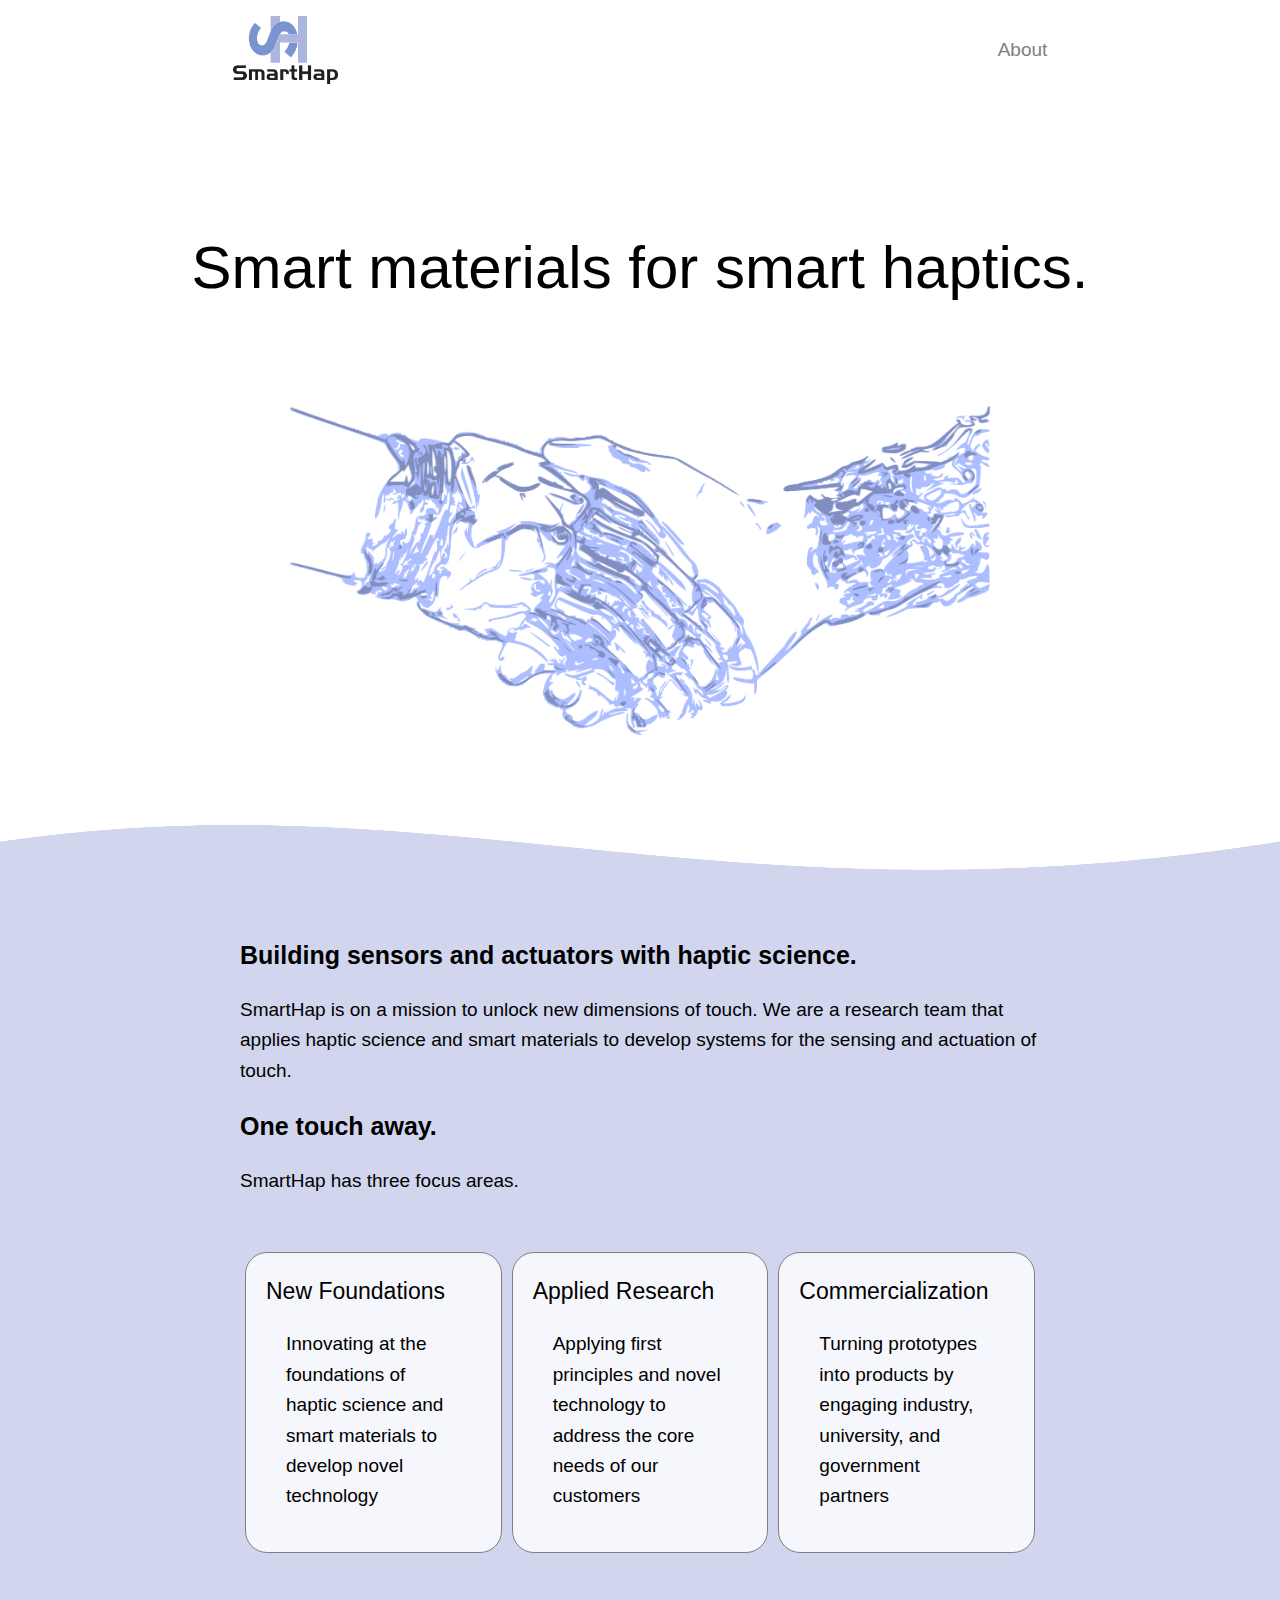
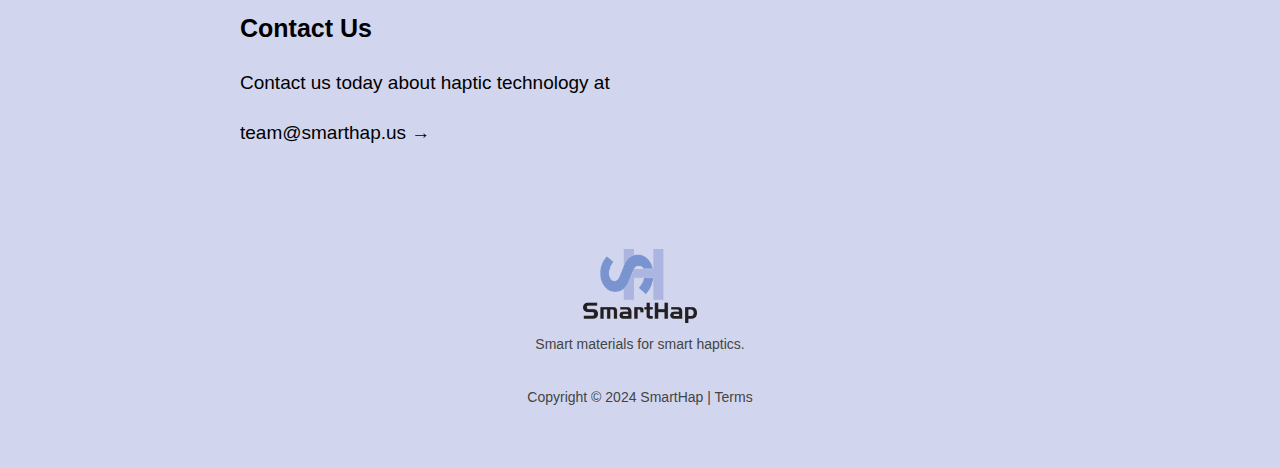
<file: index.html>
<! DOCTYPE html>
<html lang="en">
<head>
    <meta charset="UTF-8">
    <meta name="viewport" content="width=device-width, initial-scale=1.0">
    <meta http-equiv="X-UA-Compatible" content="ie=edge">
    <link rel="stylesheet" href="css/style-home.css">
    <link rel="icon" href="images/sh_icon_new_notext.png">
    <Title>SmartHap</Title>
</head>

<body>

<!-- header -->
<header id="top">
  <div class="header-parent">
      <!-- left side !-->
      <div class="left-buttons">
          <a class="logo" href="index.html" title="Home">
              <img src="images/sh_logo_new.png" alt="Home"/>
          </a>
      </div>
      <!-- responsive spacer -->
      <div class="space"> </div>
      <!-- right side -->
      <div class="right-buttons">
          <a href="#about-link" title="About">About</a>
      </div>
  </div>
</header>

<!-- content -->
<div class="content">

    <!-- showcase -->
    <div id="showcase">
        <div id="slogan">
            <p>Smart materials for smart haptics.</p>
        </div>
        <img src="images/robohandtrace.png" alt="Haptic Technology"/>
    </div>

    <div class="triangle">
        <img src="images/highreswaved1d.png"/>
    </div>

    <!-- main -->
    <div class="main-parent">
        <div id="about-link"></div>
        <div class="main-top"></div>
        <div class="main-text-block">
            <h3>Building sensors and actuators with haptic science.</h3>
            <p>
                SmartHap is on a mission to unlock new dimensions of touch. We are a research team that applies haptic science and smart materials
                to develop systems for the sensing and actuation of touch.
            </p>
            <h3>One touch away.</h3>
            <p>SmartHap has three focus areas.</p>

        <div class="card-container">
            <div class="card">
                <!--<div class="horizontal-line-card"></div>-->
                <div class="cardtitle">
                    <p class="cardtitle">New Foundations</p>
                </div>
                <p>Innovating at the foundations of haptic science and smart materials to develop novel technology</p>
                <!--<div class="horizontal-line-card"></div>-->
            </div>
            <div class="card">
                <!--<div class="horizontal-line-card"></div>-->
                <div class="cardtitle">
                    <p class="cardtitle">Applied Research</p>
                </div>
                <p>Applying first principles and novel technology to address the core needs of our customers</p>
                <!--<div class="horizontal-line-card"></div>-->
            </div>
            <div class="card">
                <!--<div class="horizontal-line-card"></div>-->
                <div class="cardtitle">
                    <p class="cardtitle">Commercialization</p>
                </div>
                <p>Turning prototypes into products by engaging industry, university, and government partners</p>
                <!--<div class="horizontal-line-card"></div>-->
            </div>
        </div>
            <h3>Contact Us</h3>
            <!--<div class="card-container">
                <div class="card">-->
                    <p>Contact us today about haptic technology at</p>
                    <!--<p>contact@smarthap.us</p>-->
                    <div class="contact">
                      <a href="mailto:team@smarthap.us">team@smarthap.us &rarr;</a>
                    </div>
                <!--</div>
            </div>-->
        </div>
        <div class="main-bottom"></div>
    </div>
</div>

<!-- legal footer -->
<div id="legalfooter">
    <a class="logo-footer" href="index.html" title="SmartHap">
        <img src="images/sh_logo_new.png" alt="SmartHap"/>
    </a>
    <p>Smart materials for smart haptics.</p>
    <p>Copyright &copy 2024 SmartHap | <a href="terms.html">Terms</a></p>
</div>

</body>
</html>
</file>
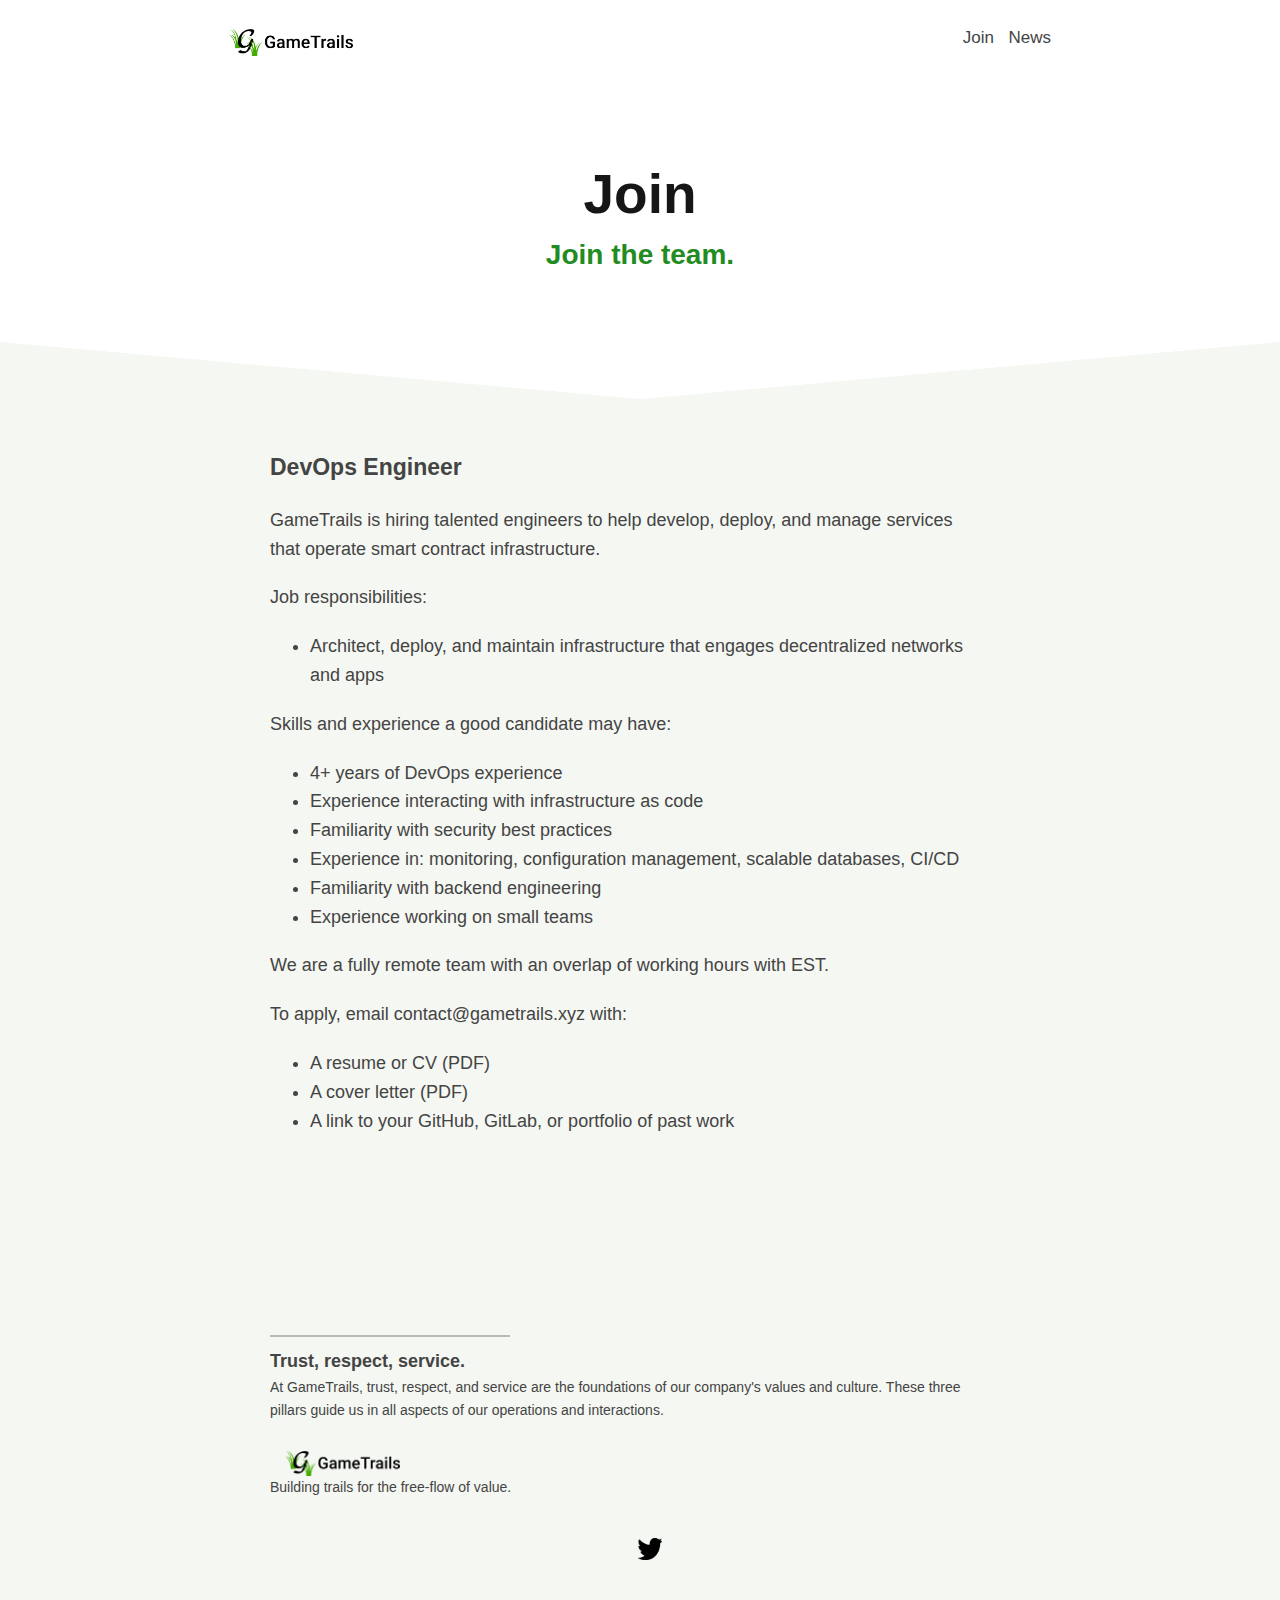
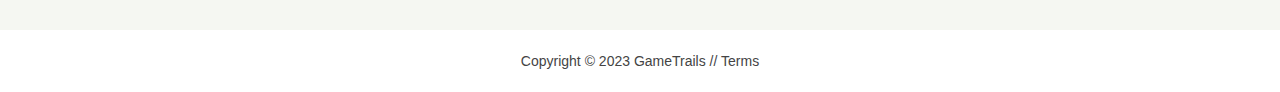
<file: devops.html>
<! DOCTYPE html>
<html lang="en">
<head>
    <meta charset="UTF-8">
    <meta name="viewport" content="width=device-width, initial-scale=1.0">
    <meta http-equiv="X-UA-Compatible" content="ie=edge">
    <link rel="stylesheet" href="css/style-simple.css">
    <link rel="icon" href="images/path4092.png">
    <Title>GameTrails</Title>
</head>

<body>

<!-- header -->
<header id="top">
  <div class="header-parent">
      <!-- left side !-->
      <div class="left-buttons">
          <a class="logo-text" href="index.html" title="Home">
              <img src="images/logo-w-text.png" alt="Home"/>
          </a>
      </div>
      <!-- responsive spacer -->
      <div class="space"> </div>
      <!-- right side -->
      <div class="right-buttons">
          <a href="join.html" title="Join">Join</a>
          <a href="news.html" title="News">News</a>
      </div>
  </div>
</header>

<!-- content -->
<div id="content">
    <!-- showcase -->
    <div id="showcase">
        <h1>Join</h1>
        <div id="slogan">
            <h2>Join the team.</h2>
        </div>
    </div>
    <!-- main -->
    <div class="main-parent">
        <div class="triangle">
            <img src="images/path1274.png"/>
        </div>
        <div class="main-top"></div>
        <div class="main-text-block">
            <h3>DevOps Engineer</h3>
            <p>
                GameTrails is hiring talented engineers to help develop, deploy, and manage services that operate
                smart contract infrastructure.
            </p>
            <p>
                Job responsibilities:
                <ul>
                    <li>Architect, deploy, and maintain infrastructure that engages decentralized networks and apps</li>
                </ul>
            </p>
            <p>
                Skills and experience a good candidate may have:
                <ul>
                    <li>4+ years of DevOps experience</li>
                    <li>Experience interacting with infrastructure as code</li>
                    <li>Familiarity with security best practices</li>
                    <li>Experience in: monitoring, configuration management, scalable databases, CI/CD</li>
                    <li>Familiarity with backend engineering</li>
                    <li>Experience working on small teams</li>
                </ul>
            </p>
            <p> We are a fully remote team with an overlap of working hours with EST.</p>
            <p> To apply, email contact@gametrails.xyz with:
              <ul>
                    <li>A resume or CV (PDF)</li>
                    <li>A cover letter (PDF)</li>
                    <li>A link to your GitHub, GitLab, or portfolio of past work</li>
              </ul>
            <div class="vertical-spacer"></div>
        <div id="footer-header">
            <div class="line"></div>
            <h3>Trust, respect, service.</h3>
            <p>At GameTrails, trust, respect, and service are the foundations of our company's values and culture. These three pillars guide us in all aspects of our operations and interactions.</p>
            <a class="logo-footer" href="index.html" title="Social">
                <img src="images/logo-w-text.png" alt="Social"/>
            </a>
            <p>Building trails for the free-flow of value.</p>
            <div class="footer">
                <a class="twitter" href="index.html" title="Social">
                    <img src="images/twitter-logo.png" alt="Social"/>
                </a>
            </div>
        </div>
        <div class="main-bottom"></div>
    </div>
</div>

<!-- legal footer -->
<div id="legalfooter">
    <p>Copyright &copy 2023 GameTrails // <a href="terms.html">Terms</a></p>
</div>

</body>
</html>
</file>
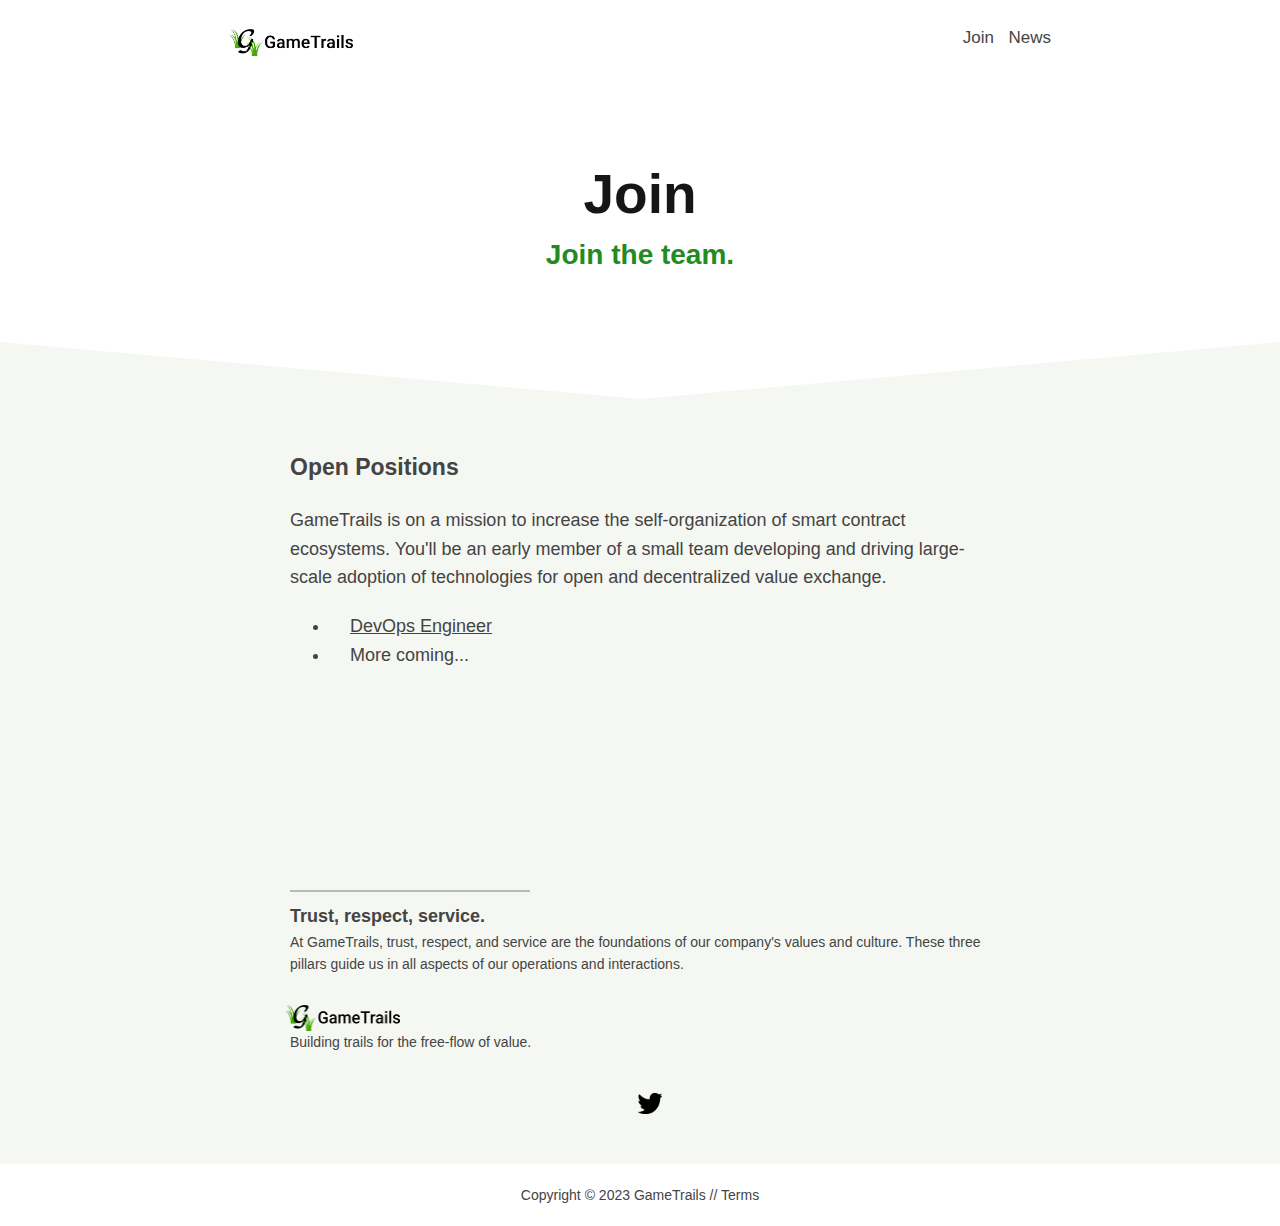
<file: join.html>
<! DOCTYPE html>
<html lang="en">
<head>
    <meta charset="UTF-8">
    <meta name="viewport" content="width=device-width, initial-scale=1.0">
    <meta http-equiv="X-UA-Compatible" content="ie=edge">
    <link rel="stylesheet" href="css/style-simple.css">
    <link rel="icon" href="images/path4092.png">
    <Title>GameTrails</Title>
</head>

<body>

<!-- header -->
<header id="top">
  <div class="header-parent">
      <!-- left side !-->
      <div class="left-buttons">
          <a class="logo-text" href="index.html" title="Home">
              <img src="images/logo-w-text.png" alt="Home"/>
              <!--<span><b>GameTrails</b></span>-->
          </a>
      </div>
      <!-- responsive spacer -->
      <div class="space"> </div>
      <!-- right side -->
      <div class="right-buttons">
          <a href="join.html" title="Join">Join</a>
          <!--<a href="products.html" title="Products">Products</a>-->
          <a href="news.html" title="News">News</a>
      </div>
  </div>
</header>

<!-- content -->
<div id="content">
    <!-- showcase -->
    <div id="showcase">
        <h1>Join</h1>
        <div id="slogan">
            <h2>Join the team.</h2>
        </div>
    </div>
    <!-- main -->
    <div class="main-parent">
        <div class="triangle">
            <img src="images/path1274.png"/>
        </div>
        <div class="main-top"></div>
        <div class="main-text-block">
            <h3>Open Positions</h3>
            <p>
                GameTrails is on a mission to increase the self-organization of smart contract ecosystems.
                You'll be an early member of a small team developing and driving large-scale adoption of technologies
                for open and decentralized value exchange.
            </p>
            <ul>
                <li><a href="devops.html">DevOps Engineer</a></li>
                <li><p>More coming...</p></li>
            </ul>
        </div>
        <div class="vertical-spacer"></div>
        <div id="footer-header">
            <div class="line"></div>
            <h3>Trust, respect, service.</h3>
            <p>At GameTrails, trust, respect, and service are the foundations of our company's values and culture. These three pillars guide us in all aspects of our operations and interactions.</p>
            <a class="logo-footer" href="index.html" title="Social">
                <img src="images/logo-w-text.png" alt="Social"/>
            </a>
            <p>Building trails for the free-flow of value.</p>
            <div class="footer">
                <a class="twitter" href="index.html" title="Social">
                    <img src="images/twitter-logo.png" alt="Social"/>
                </a>
            </div>
        </div>
        <div class="main-bottom"></div>
    </div>
</div>

<!-- legal footer -->
<div id="legalfooter">
    <p>Copyright &copy 2023 GameTrails // <a href="terms.html">Terms</a></p>
</div>

</body>
</html>
</file>
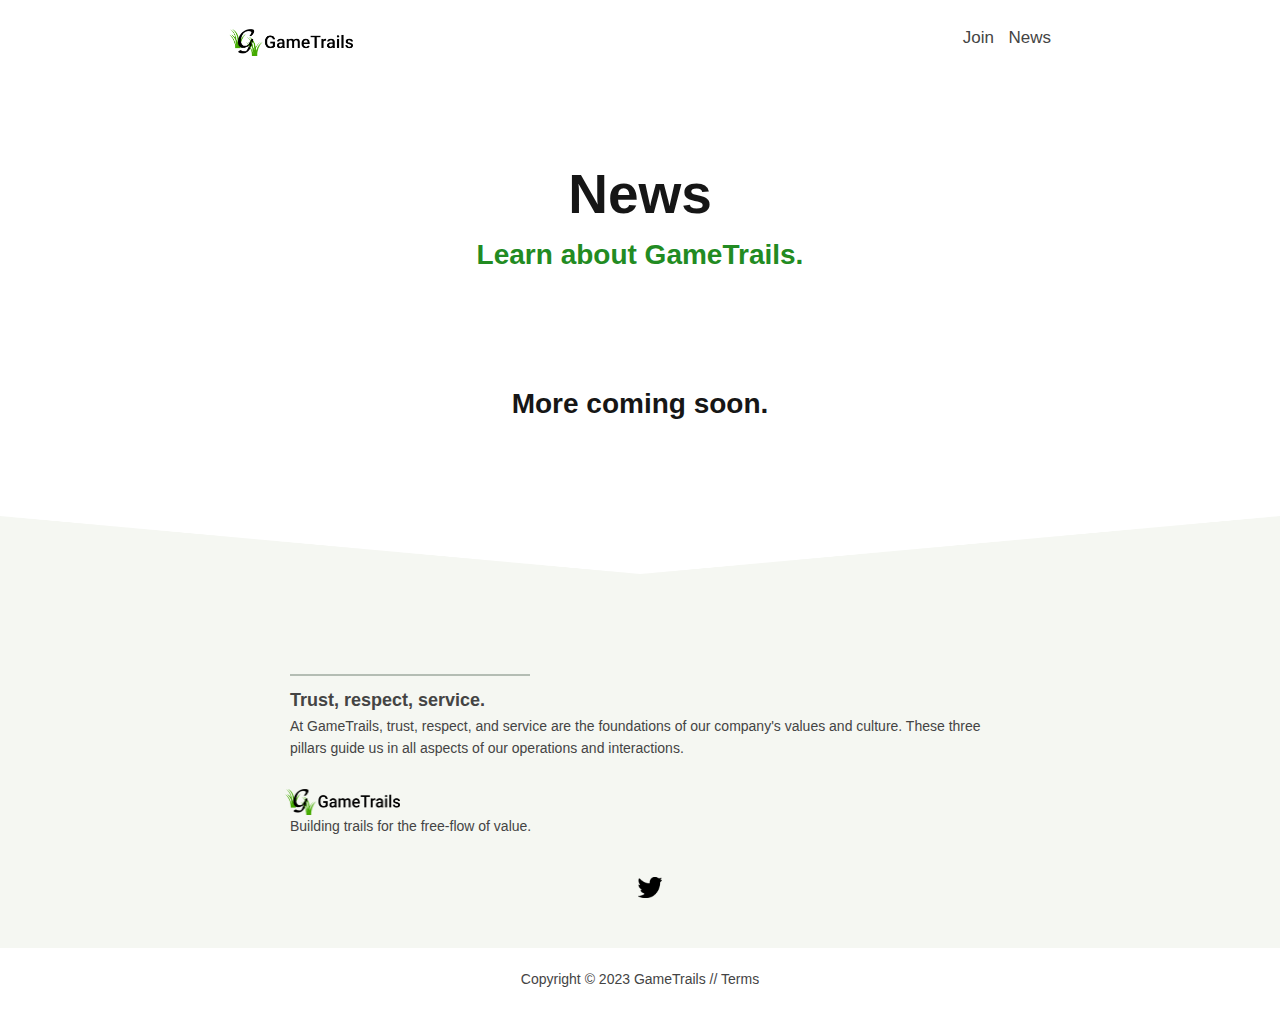
<file: news.html>
<! DOCTYPE html>
<html lang="en">
<head>
    <meta charset="UTF-8">
    <meta name="viewport" content="width=device-width, initial-scale=1.0">
    <meta http-equiv="X-UA-Compatible" content="ie=edge">
    <link rel="stylesheet" href="css/style-simple.css">
    <link rel="icon" href="images/path4092.png">
    <Title>GameTrails</Title>
</head>

<body>

<!-- header -->
<header id="top">
  <div class="header-parent">
      <!-- left side !-->
      <div class="left-buttons">
          <a class="logo-text" href="index.html" title="Home">
              <img src="images/logo-w-text.png" alt="Home"/>
              <!--<span><b>GameTrails</b></span>-->
          </a>
      </div>
      <!-- responsive spacer -->
      <div class="space"> </div>
      <!-- right side -->
      <div class="right-buttons">
          <a href="join.html" title="Join">Join</a>
          <!--<a href="products.html" title="Products">Products</a>-->
          <a href="news.html" title="News">News</a>
      </div>
  </div>
</header>

<!-- content -->
<div id="content">

    <!-- showcase -->
    <div id="showcase">
        <h1>News</h1>
        <div id="slogan">
            <h2>Learn about GameTrails.</h2>
        </div>
    </div>
    <div id="showcase2">
        <h1>More coming soon.</h1>
    </div>

    <!-- main -->
    <!--
    <div class="main-parent">
        <div class="triangle">
            <img src="images/path1274.png"/>
        </div>
        <div class="main-top"></div>
        <div class="main-text-block">
            <h1>More coming soon.</h1>
        </div>
        <div class="main-bottom"></div>
    </div>
    -->

    <!-- footer preamble and socials -->
    <div class="main-parent">
        <div class="triangle">
            <img src="images/path1274.png"/>
        </div>
        <div class="main-top"></div>
        <div id="footer-header">
            <div class="line"></div>
            <h3>Trust, respect, service.</h3>
            <p>At GameTrails, trust, respect, and service are the foundations of our company's values and culture. These three pillars guide us in all aspects of our operations and interactions.</p>
            <a class="logo-footer" href="index.html" title="Social">
                <img src="images/logo-w-text.png" alt="Social"/>
            </a>
            <p>Building trails for the free-flow of value.</p>
            <div class="footer">
                <a class="twitter" href="index.html" title="Social">
                    <img src="images/twitter-logo.png" alt="Social"/>
                </a>
            </div>
        </div>
        <div class="main-bottom"></div>
    </div>
</div>

<!-- legal footer -->
<div id="legalfooter">
    <p>Copyright &copy 2023 GameTrails // <a href="terms.html">Terms</a></p>
</div>

</body>
</html>
</file>
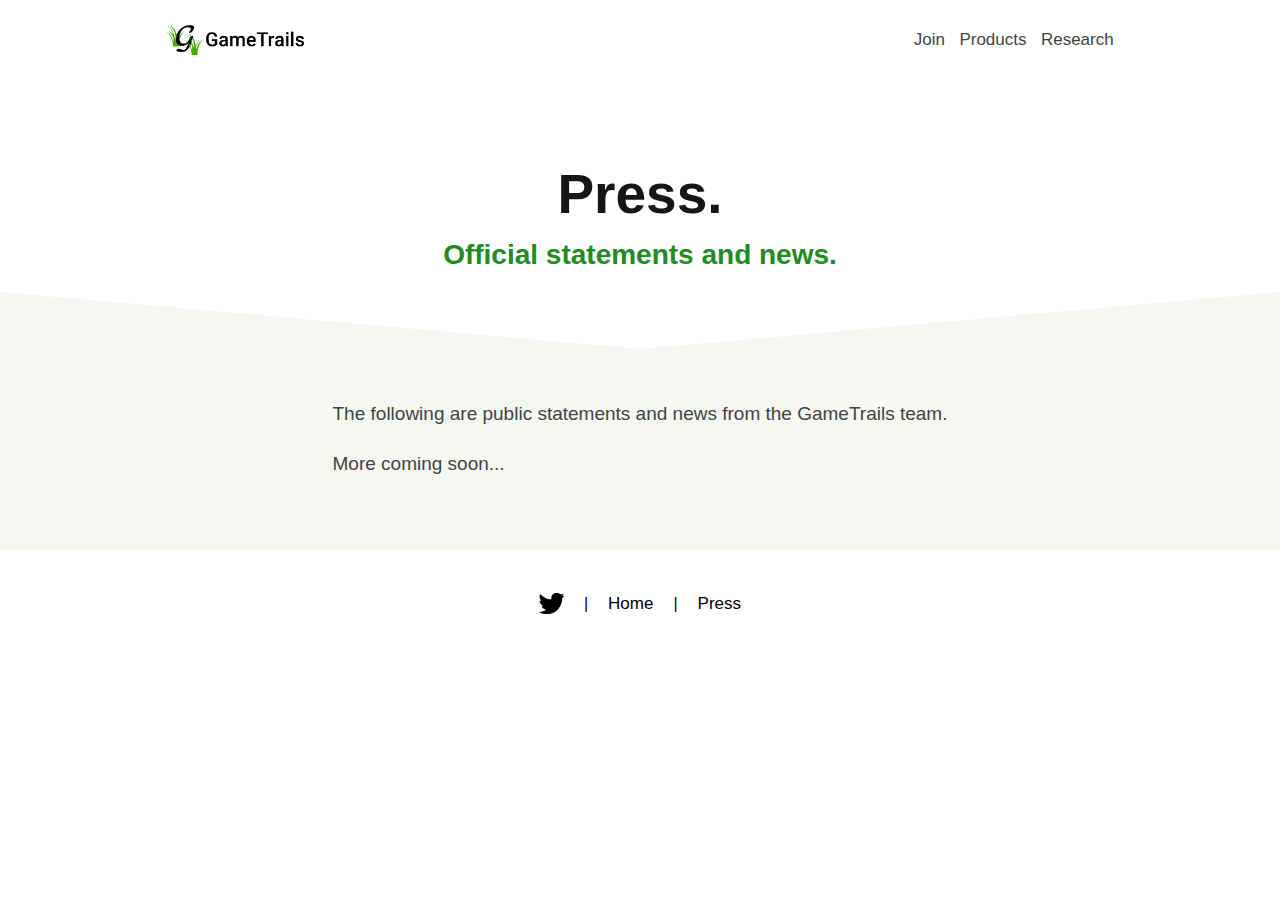
<file: press.html>
<! DOCTYPE html>
<html lang="en">
<head>
    <meta charset="UTF-8">
    <meta name="viewport" content="width=device-width, initial-scale=1.0">
    <meta http-equiv="X-UA-Compatible" content="ie=edge">
    <link rel="stylesheet" href="css/style.css">
    <link rel="icon" href="images/path4092.png">
    <Title>GameTrails</Title>
</head>

<body>

<!-- header -->
<header id="top">
  <div class="header-parent">
      <!-- left side !-->
      <div class="left-buttons">
          <a class="logo-text" href="index.html" title="Home">
              <img src="images/logo-w-text.png" alt="Home"/>
              <!--<span><b>GameTrails</b></span>-->
          </a>
      </div>
      <!-- responsive spacer -->
      <div class="space"> </div>
      <!-- right side -->
      <div class="right-buttons">
          <a href="join.html" title="Join">Join</a>
          <a href="products.html" title="Products">Products</a>
          <a href="research.html" title="Research">Research</a>
      </div>
  </div>
</header>

<!-- content -->
<div id="content">
    <!-- showcase -->
    <div id="showcase">
        <h1>Press.</h1>
        <div id="slogan">
            <h2>Official statements and news.</h2>
        </div>
    </div>
    <!-- main -->
    <div id="main-parent">
        <div id="triangle">
            <img src="images/path1274.png"/>
        </div>
        <div class="main-top"></div>
        <div class="main-text-block">
            <p>
                The following are public statements and news from the GameTrails team.
            </p>
            <p>
                More coming soon...
            </p>
        </div>
        <div class="main-bottom"></div>
    </div>
</div>

<!-- footer -->
<div id="footer">
    <a class="twitter" href="index.html" title="Social">
        <img src="images/twitter-logo.png" alt="Social"/>
    </a>
    <div class="footerspacer">|</div>
    <a class="logo" href="index.html" title="Home">Home</a>
    <div class="footerspacer">|</div>
    <a href="press.html" title="Press">Press</a>
</div>

</body>
</html>
</file>
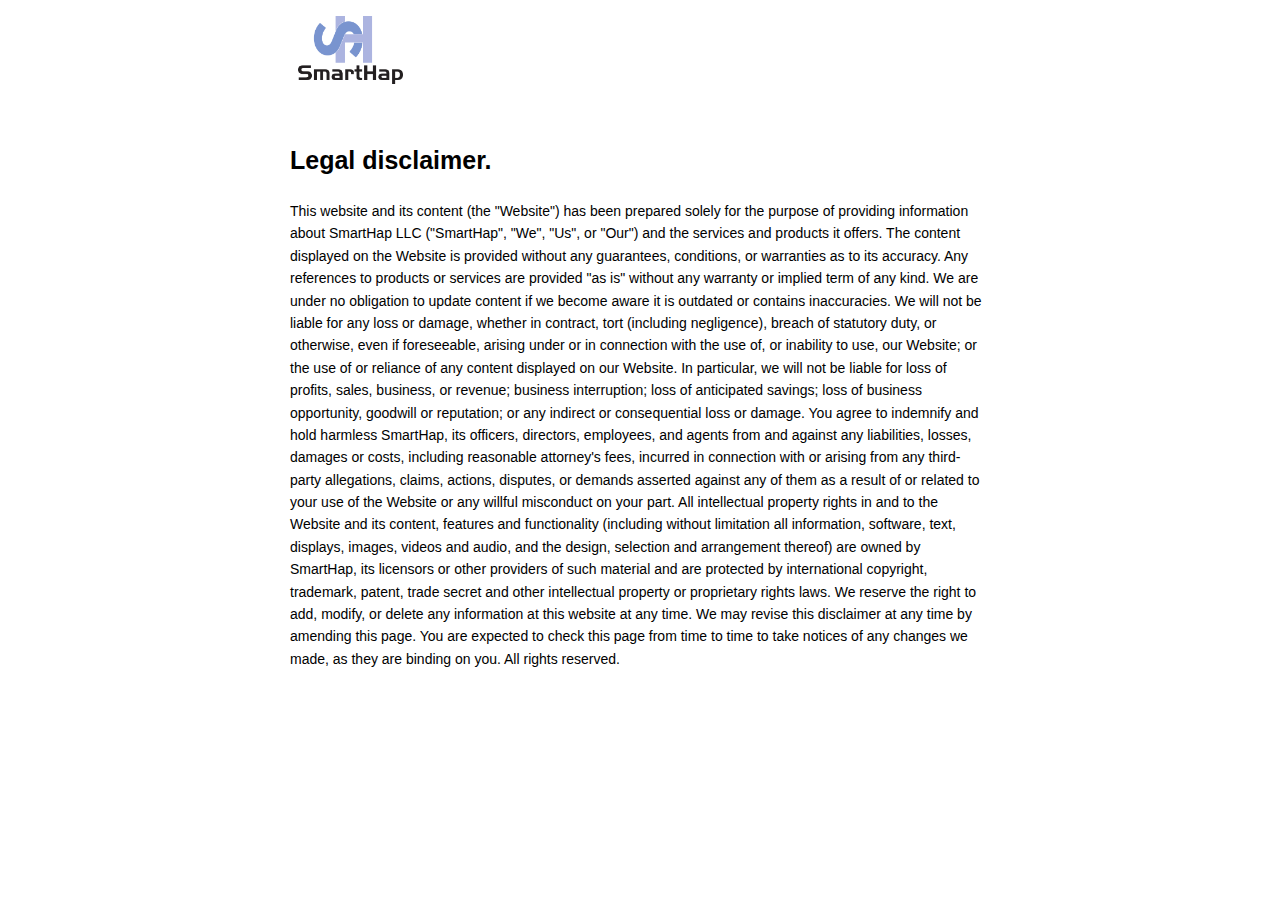
<file: terms.html>
<! DOCTYPE html>
<html lang="en">
<head>
    <meta charset="UTF-8">
    <meta name="viewport" content="width=device-width, initial-scale=1.0">
    <meta http-equiv="X-UA-Compatible" content="ie=edge">
    <link rel="stylesheet" href="css/style-terms.css">
    <link rel="icon" href="images/sh_icon_new_notext.png">
    <Title>SmartHap</Title>
</head>

<body>

<!-- header -->
<header id="top">
  <div class="header-parent">
      <!-- left side !-->
      <div class="left-buttons">
          <a class="logo" href="index.html" title="Home">
              <img src="images/sh_logo_new.png" alt="Home"/>
          </a>
      </div>
      <!-- responsive spacer -->
      <div class="space"> </div>
  </div>
</header>

<!-- content -->
<div id="content">
    <div class="main-parent">
        <div class="main-text-block">
            <h2>Legal disclaimer.</h2>
            <p>
                This website and its content (the "Website") has been prepared solely for the purpose of providing information about SmartHap LLC ("SmartHap", "We", "Us", or "Our") and the services and products it offers.
                The content displayed on the Website is provided without any guarantees, conditions, or warranties as to its accuracy.  Any references to products or services are provided "as is" without any warranty or implied term of any kind. We are under no obligation to update content if we become aware it is outdated or contains inaccuracies.
                We will not be liable for any loss or damage, whether in contract, tort (including negligence), breach of statutory duty, or otherwise, even if foreseeable, arising under or in connection with the use of, or inability to use, our Website; or the use of or reliance of any content displayed on our Website. In particular, we will not be liable for loss of profits, sales, business, or revenue; business interruption; loss of anticipated savings; loss of business opportunity, goodwill or reputation; or any indirect or consequential loss or damage.
                You agree to indemnify and hold harmless SmartHap, its officers, directors, employees, and agents from and against any liabilities, losses, damages or costs, including reasonable attorney's fees, incurred in connection with or arising from any third-party allegations, claims, actions, disputes, or demands asserted against any of them as a result of or related to your use of the Website or any willful misconduct on your part.
                All intellectual property rights in and to the Website and its content, features and functionality (including without limitation all information, software, text, displays, images, videos and audio, and the design, selection and arrangement thereof) are owned by SmartHap, its licensors or other providers of such material and are protected by international copyright, trademark, patent, trade secret and other intellectual property or proprietary rights laws.
                We reserve the right to add, modify, or delete any information at this website at any time. We may revise this disclaimer at any time by amending this page. You are expected to check this page from time to time to take notices of any changes we made, as they are binding on you.
                All rights reserved.
            </p>
        </div>
        <div class="main-bottom"></div>
    </div>
</div>

</body>
</html>
</file>
<file: css/style-home.css>
/* reset */

*{
  margin: 0;
  padding: 0;
}

/* body defaults*/

body{
  margin: 0;
  font-family: sans-serif, "Helvetica Neue",
  Helvetica, Arial;
  font-size= 17px;
  line-height: 1.6;
  font-weight: 275;
}

/* header */

.header-parent {
display: flex;
align-items: center;
background-color: white;
position: relative;
top:0;
left: 0;
right: 0;
height: 90px;
}

header div {
justify-content: center;
}

header img {
height: 27px;
margin-top: 10px;
}

header div a {
color: black;
text-decoration: none;
}

header div a span {
color: 161616;
}

a.logo > img,
a.logo > span {
vertical-align: middle;
}

.space {
flex-grow: 1;
max-width: 650px
}

.right-buttons {
margin-right: 20px;
margin-top: 10px;
}

.left-buttons {
margin-left: 20px;
}

.right-buttons a {
align-items: right;
margin-left: 10px;
font-size: 19px;
color: grey;
transition: color 0.1s ease-in-out;
}

.logo img {
  width: 105px;
  height: auto;
}

/* showcase */

#showcase{
  display: flex;
  flex-direction: column;
  justify-content: center;
  align-items: center;
  text-align: left;
  padding:0 0px;
  margin-top: 120px;
  margin-bottom: 70px;
}

#showcase img{
  margin-bottom: 20px;
}

#showcase h1{
  font-size:70px;
  color: 161616;
}

#showcase h2{
  font-size: 35px;
  line-height: 1.2;
  color: #ACB4E0;
}

#showcase h3 {
  text-align: left;
  max-width: 700px;
  color: 444444;
  font-size: 19px;
  margin-left: 20px;
  margin-right:20px;
  margin-bottom:20px;
}

#slogan {
  /*max-width: 483px;*/
}

#slogan p {
  font-size: 60px;
  text-align: center;
  padding: 10px;
}

#showcase img {
  margin-top: 80px;
  width: 90%;
  max-width: 700px;
  height: auto;
}

/* triangle */

.triangle img {
  width: 100%;
  height: 60px;
}

/* main Content */

.main-parent {
  /*background-color: #ACB4E0;*/
  background-color: #d1d6ee;
  display:flex;
  align-items: center;
  flex-direction: column;
}

.main-top {
  margin-top: 50px;
}

.main-bottom {
  margin-bottom: 50px;
}

.main-text-block p {
  text-align: left;
  max-width: 800px;
  color: black;
  font-size: 19px;
  margin-left: 20px;
  margin-right:20px;
  margin-bottom:20px;
}

.main-text-block h2 {
  text-align: left;
  max-width: 800px;
  color: 444444;
  font-size: 19px;
  margin-left: 20px;
  margin-right:20px;
  margin-bottom:20px;
}

.main-text-block h3 {
  text-align: left;
  max-width: 800px;
  color: black;
  font-size: 25px;
  margin-left: 20px;
  margin-right:20px;
  margin-bottom:20px;
}


/* showcase 2 */

#showcase2{
  display: flex;
  flex-direction: column;
  align-items: center;
  text-align: left;
  padding:0 20px;
  margin-top: 130px;
  margin-bottom: 130px;
}

#showcase2 img{
  margin-bottom: 20px;
}

#showcase2 h1 {
  text-align: left;
  max-width: 700px;
  color: 161616;
  font-size: 28px;
  margin-left: 20px;
  margin-right:20px;
  margin-bottom:20px;
}

#showcase2 h2{
  font-size: 23px;
  line-height: 1.2;
  color: 228B22;
}

#slogan2 {
  max-width: 483px;
}

#showcase2 img {
  max-width: 400px;
  height: auto;
}

/* footer preamble */

#footer-header p {
  text-align: center;
  max-width: 700px;
  color: 444444;
  font-size: 14px;
  margin-left: 20px;
  margin-right:20px;
  margin-bottom:20px;
}

#footer-header h3 {
  text-align: center;
  max-width: 700px;
  color: 444444;
  font-size: 18px;
  margin-left: 20px;
  margin-right:20px;
  margin-bottom:0px;
}

/* footer */

.footer {
  margin-top: 0px;
  margin-bottom: 0px;
  display: flex;
  justify-content: center;
  align-items: center;
  align-text: center;
  background-color: f5f7f2;
}

.footer a {
  color: 444444;
  text-decoration: none;
  font-size: 14px;
}

.footer p {
  color: 444444;
  text-decoration: none;
  font-size: 14px;
}

.logo-footer img {
  max-width: 115px;
  height: auto;
  margin-top: 10px;
  margin-left: 0px;
}

.twitter img {
  max-width: 25px;
  height: auto;
  margin-left: 20px;
  margin-top: 20px;
}

.social-spacer {
  margin-left: 20px;
  margin-right: 20px;
}

/* legal footer */

#legalfooter {
  margin-top: 0px;
  margin-bottom: 0px;
  display: flex;
  justify-content: center;
  align-items: center;
  flex-direction: column;
  /*background-color: white;*/
  background-color: #d1d6ee;
  padding: 40;
  opacity: 1;
}

#legalfooter a {
  color: 444444;
  text-decoration: none;
  font-size: 14px;
}

#legalfooter p {
  color: 444444;
  text-decoration: none;
  font-size: 14px;
  margin-top: 10px;
  margin-bottom: 20px;
}

/* other */

.line {
  width: 238px;
  height: 0;
  border: 1px solid #B4BDB4;
  margin: 3px;
  display:inline-block;
  margin-bottom: 10px;
  margin-top: 50px;
  margin-left: 20px;
}

/* cards */

.card-container {
  display: flex;
  align-items: center;
  justify-content: center;
  flex-wrap: wrap;
  max-width: 800px;
  margin-bottom: 50px;
  margin-top: 50px;
  margin-left: 20px;
  margin-right: 20px;
}

.card {
  flex: 1 0 0px;
  margin: 5px;
  padding: 20px;
  /*background-color: d1d6ee;*/
  background-color: f6f7fc;
  border-radius: 22px;
  border: 1.5px solid grey;
  display: flex; /* Use flexbox */
  flex-direction: column;
  justify-content: center; /* Center horizontally */
  align-items: left; /* Center vertically */
  text-align: left; /* Center text */
  /*max-width: 450px;*/
  max-width: 80%;
}

.card img {
  max-width: 100%;
  height: auto;
}

.card p {
  font-size: 19px;
  color: black;
  margin-left: 20px;
}

.cardtitle p {
  font-size: 23px;
  color: #a;
  margin-left: 0px;
}

.cardtitle h2 {
  text-align: left;
  max-width: 800px;
  color: black;
  font-size: 23px;
  margin-left: 10px;
  margin-right:10px;
  margin-bottom:10px;
}

/* Media query for mobile screens */
@media (max-width: 767px) {
  .card-container {
    flex-direction: column;
  }
}

.card a {
  color: black;
  margin-top: 20px;
  margin-right: 0px;
  text-align: right;
  text-decoration: none;

  font-size: 17px;
}

.card a:hover {
  color: 7994cf; /* Dark gray color on hover */
}

.horizontal-line-card {
  height: 1px;
  background-color: #1c242c;
  margin-top: 10px;
  margin-bottom: 10px;
  width: 100%;
}

.cardtitle a {
  text-align: left;
}

.right-buttons a:hover {
  color: 7994cf;
}


.contact {
  /*background-color: red;*/
  margin-left: 20px;
}

.contact a {
  color: black;
  margin-top: 20px;
  margin-right: 0px;
  text-decoration: none;
  transition: color 0.1s ease-in-out;
  font-size: 19px;
}

.contact a:hover {
  color: 7994cf; /* Dark gray color on hover */
}
</file>
<file: css/style-simple.css>
/* reset */

*{
  margin: 0;
  padding: 0;
}

/* body defaults*/

body{
  margin: 0;
  font-family: sans-serif, "Helvetica Neue",
  Helvetica, Arial;
  font-size= 17px;
  line-height: 1.6;
  font-weight: 275;
}

/* header */

.header-parent {
  display: flex;
  align-items: center;
  background-color: white;
  position: fixed;
  top:0;
  left: 0;
  right: 0;
  height: 75px;
}

header div {
  justify-content: center;
}

header img {
height: 27px;
margin-top: 10px;
}

header div a {
  color: black;
  text-decoration: none;
}

header div a span {
  color: 161616;
}

a.logo > img,
a.logo > span {
  vertical-align: middle;
}

.space {
  flex-grow: 1;
  max-width: 600px
}

.right-buttons {
  margin-right: 20px;
}

.left-buttons {
  margin-left: 20px;
}

.right-buttons a {
  align-items: right;
  margin-left: 10px;
  font-size: 17px;
  color: 444444;
}

/* showcase */

#showcase{
  display: flex;
  flex-direction: column;
  justify-content: center;
  align-items: center;
  text-align: center;
  padding:0 20px;
  margin-top: 150px;
  margin-bottom: 70px;
}

#showcase img{
  margin-bottom: 20px;
}

#showcase h1{
  font-size: 55px;
  color: 161616;
}

#showcase h2{
  font-size: 28px;
  line-height: 1.2;
  color: 228B22;
}

#showcase h3{
  text-align: left;
  max-width: 700px;
  color: 444444;
  font-size: 19px;
  margin-left: 20px;
  margin-right:20px;
  margin-bottom:20px;
}

#slogan {
  max-width: 483px;
}

#showcase img{
  max-width: 400px;
  height: auto;
}

/* triangle */

.triangle img{
  width: 100%
}

/* main content */

.main-parent {
  background-color: f5f7f2;
  display:flex;
  align-items: center;
  flex-direction: column;
}

.main-top {
  margin-top: 50px;
}

.main-bottom {
  margin-bottom: 50px;
}

.main-text-block p{
  text-align: left;
  max-width: 700px;
  color: 444444;
  font-size: 18px;
  margin-left: 20px;
  margin-right:20px;
  margin-bottom:20px;
}

.main-text-block h2{
  text-align: left;
  max-width: 700px;
  color: 444444;
  font-size: 19px;
  margin-left: 20px;
  margin-right:20px;
  margin-bottom:20px;
}

.main-text-block h3{
  text-align: left;
  max-width: 700px;
  color: 444444;
  font-size: 23px;
  margin-left: 20px;
  margin-right:20px;
  margin-bottom:20px;
}

.main-text-block ul {
  text-align: left;
  max-width: 700px;
  font-size: 19x;
  color: 161616;
  margin-left: 40px;
  margin-right:40px;
  margin-bottom:20px;
}

.main-text-block a {
  text-align: left;
  max-width: 700px;
  color: 444444;
  font-size: 18px;
  margin-left: 20px;
  margin-right:20px;
  margin-bottom:20px;
}

.main-text-block li {
  text-align: left;
  max-width: 700px;
  color: 444444;
  font-size: 18px;
  margin-left: 20px;
  margin-right:20px;
}

/* showcase 2 */

#showcase2{
  display: flex;
  flex-direction: column;
  align-items: center;
  text-align: left;
  padding:0 20px;
  margin-top: 110px;
  margin-bottom: 70px;
}

#showcase2 img{
  margin-bottom: 20px;
}

#showcase2 h1 {
  text-align: left;
  max-width: 700px;
  color: 161616;
  font-size: 28px;
  margin-left: 20px;
  margin-right:20px;
  margin-bottom:20px;
}

#showcase2 h2{
  font-size: 23px;
  line-height: 1.2;
  color: 228B22;
}

#slogan2 {
  max-width: 483px;
}

#showcase2 img {
  max-width: 400px;
  height: auto;
}

/* footer preamble */

.vertical-spacer {
  margin-top: 150px;
}

#footer-header p {
  text-align: left;
  max-width: 700px;
  color: 444444;
  font-size: 14px;
  margin-left: 20px;
  margin-right:20px;
  margin-bottom:20px;
}

#footer-header h3 {
  text-align: left;
  max-width: 700px;
  color: 444444;
  font-size: 18px;
  margin-left: 20px;
  margin-right:20px;
  margin-bottom:0px;
}

/* footer */

.footer {
  margin-top: 0px;
  margin-bottom: 0px;
  display: flex;
  justify-content: center;
  align-items: center;
  background-color: f5f7f2;
}

.footer a {
  color: 444444;
  text-decoration: none;
  font-size: 14px;
}

.footer p {
  color: 444444;
  text-decoration: none;
  font-size: 14px;
}

.logo-footer img {
  max-width: 115px;
  height: auto;
  margin-top: 10px;
  margin-left: 15px;
}

.twitter img {
  max-width: 25px;
  height: auto;
  margin-left: 20px;
  margin-top: 20px;
}

.social-spacer {
  margin-left: 20px;
  margin-right: 20px;
}

/* legal footer */

#legalfooter {
  margin-top: 20px;
  margin-bottom: 20px;
  display: flex;
  justify-content: center;
  align-items: center;
  /*background-color: white;*/
  background-color: white;
}

#legalfooter a {
  color: 444444;
  text-decoration: none;
  font-size: 14px;
}

#legalfooter p {
  color: 444444;
  text-decoration: none;
  font-size: 14px;
}

/* other */

.line {
  width: 238px;
  height: 0;
  border: 1px solid #B4BDB4;
  margin: 3px;
  display:inline-block;
  margin-bottom: 10px;
  margin-top: 50px;
  margin-left: 20px;
}
</file>
<file: css/style.css>
/* RESET */

*{
  margin: 0;
  padding: 0;
}

/* BODY Defaults*/

body{
  margin: 0;
  font-family: sans-serif, "Helvetica Neue",
  Helvetica, Arial;
  font-size= 17px;
  line-height: 1.6;
}

/* HEADER */

.header-parent {
display: flex;
align-items: center;
background-color: white;
position: fixed;
top:0;
left: 0;
right: 0;
height: 80px;
}

header div {
justify-content: center;
}

header img {
height: 30px;
}

header div a {
color: black;
text-decoration: none;
}

header div a span {
color: 161616;
}

.left-buttons a {
/*margin-left: 20px;*/
/*font-size: 20px;*/
}

a.logo > img,
a.logo > span {
vertical-align: middle;
}

.space {
flex-grow: 1;
max-width: 600px
}

.right-buttons {
margin-right: 20px;
}

.left-buttons {
margin-left: 20px;
}

.right-buttons a {
align-items: right;
margin-left: 10px;
font-size: 17px;
color: 444444;
}

/* SHOWCASE */

#showcase{
  display: flex;
  flex-direction: column;
  justify-content: center;
  align-items: center;
  text-align: center;
  padding:0 20px;
  margin-top: 150px;
  margin-bottom: 20px;
}

#showcase img{
  margin-bottom: 20px;
}

#showcase h1{
  /*font-size: clamp(4rem, 1.5rem + 8.333vw, 6rem);*/
  font-size: 55px;
  color: 161616;
}

#showcase h2{
  /*font-size: clamp(2.4rem, -.2rem + 6.015vw, 3.0rem);*/
  font-size: 28px;
  line-height: 1.2;
  color: 228B22;
}

#slogan {
  max-width: 483px;
}

#showcase img {
  max-width: 400px;
  height: auto;
}

/* TRIANGLE */

#triangle img {
  width: 100%
}

/* MAIN Content */

#main-parent {
  background-color: f5f7f2;
  display:flex;
  align-items: center;
  flex-direction: column;
}

.main-top {
  margin-top: 50px;
}

.main-bottom {
  margin-bottom: 50px;
}

.main-text-block p {
  text-align: left;
  max-width: 700px;
  color: 444444;
  font-size: 19px;
  margin-left: 20px;
  margin-right:20px;
  margin-bottom:20px;
}

.main-text-block h2 {
  text-align: left;
  max-width: 700px;
  color: 161616;
  margin-left: 20px;
  margin-right:20px;
  margin-bottom:20px;
}

.main-text-block ul {
  text-align: left;
  max-width: 700px;
  font-size: 19x;
  color: 161616;
  margin-left: 40px;
  margin-right:40px;
  margin-bottom:20px;
}

.main-text-block a {
  text-align: left;
  max-width: 700px;
  color: 444444;
  font-size: 19px;
  margin-left: 20px;
  margin-right:20px;
  margin-bottom:20px;
}

.main-text-block li {
  text-align: left;
  max-width: 700px;
  color: 444444;
  font-size: 19px;
  margin-left: 20px;
  margin-right:20px;
}



/* FOOTER */

#footer {
  margin-top: 40px;
  margin-bottom: 40px;
  display: flex;
  justify-content: center;
  align-items: center;
  background-color: white;
}

#footer a {
  color: black;
  text-decoration: none;
  font-size: 17px;
}

.logo img {
  max-width: 30px;
  height: auto;
}

.twitter img {
  max-width: 25px;
  height: auto;
}

.footerspacer {
  margin-left: 20px;
  margin-right: 20px;
}

#legalfooter {
  margin-top: 10px;
  margin-bottom: 20px;
  display: flex;
  justify-content: center;
  align-items: center;
  background-color: white;
}

#legalfooter a {
  color: black;
  text-decoration: none;
  font-size: 17px;
}
</file>
<file: css/style-terms.css>
/* reset */

*{
  margin: 0;
  padding: 0;
}

/* body defaults*/

body{
  margin: 0;
  font-family: sans-serif, "Helvetica Neue",
  Helvetica, Arial;
  font-size= 17px;
  line-height: 1.6;
  font-weight: 275;
}

/* header */

.header-parent {
  display: flex;
  align-items: center;
  background-color: white;
  position: relative;
  top:0;
  left: 0;
  right: 0;
  height: 90px;
}

header div {
  justify-content: center;
}

header img {
height: 27px;
margin-top: 10px;
}

header div a {
  color: black;
  text-decoration: none;
}

header div a span {
  color: 161616;
}

a.logo > img,
a.logo > span {
  vertical-align: middle;
}

.space {
  flex-grow: 1;
  max-width: 600px
}

.left-buttons {
  margin-left: 20px;
}

.logo img {
  width: 105px;
  height: auto;
}

/* main content */

.main-parent {
  background-color: white;
  display:flex;
  align-items: center;
  flex-direction: column;
  margin-top: 50px;
}

.main-top {
  margin-top: 50px;
}

.main-bottom {
  margin-bottom: 50px;
}

.main-text-block p{
  text-align: left;
  max-width: 700px;
  color: black;
  font-size: 14px;
  margin-left: 20px;
  margin-right:20px;
  margin-bottom:20px;
}

.main-text-block h2{
  text-align: left;
  max-width: 700px;
  color: black;
  font-size: 25px;
  margin-left: 20px;
  margin-right:20px;
  margin-bottom:20px;
}

.main-text-block h3{
  text-align: left;
  max-width: 700px;
  color: black;
  font-size: 25px;
  margin-left: 20px;
  margin-right:20px;
  margin-top: 50px;
  margin-bottom:20px;
}
</file>
